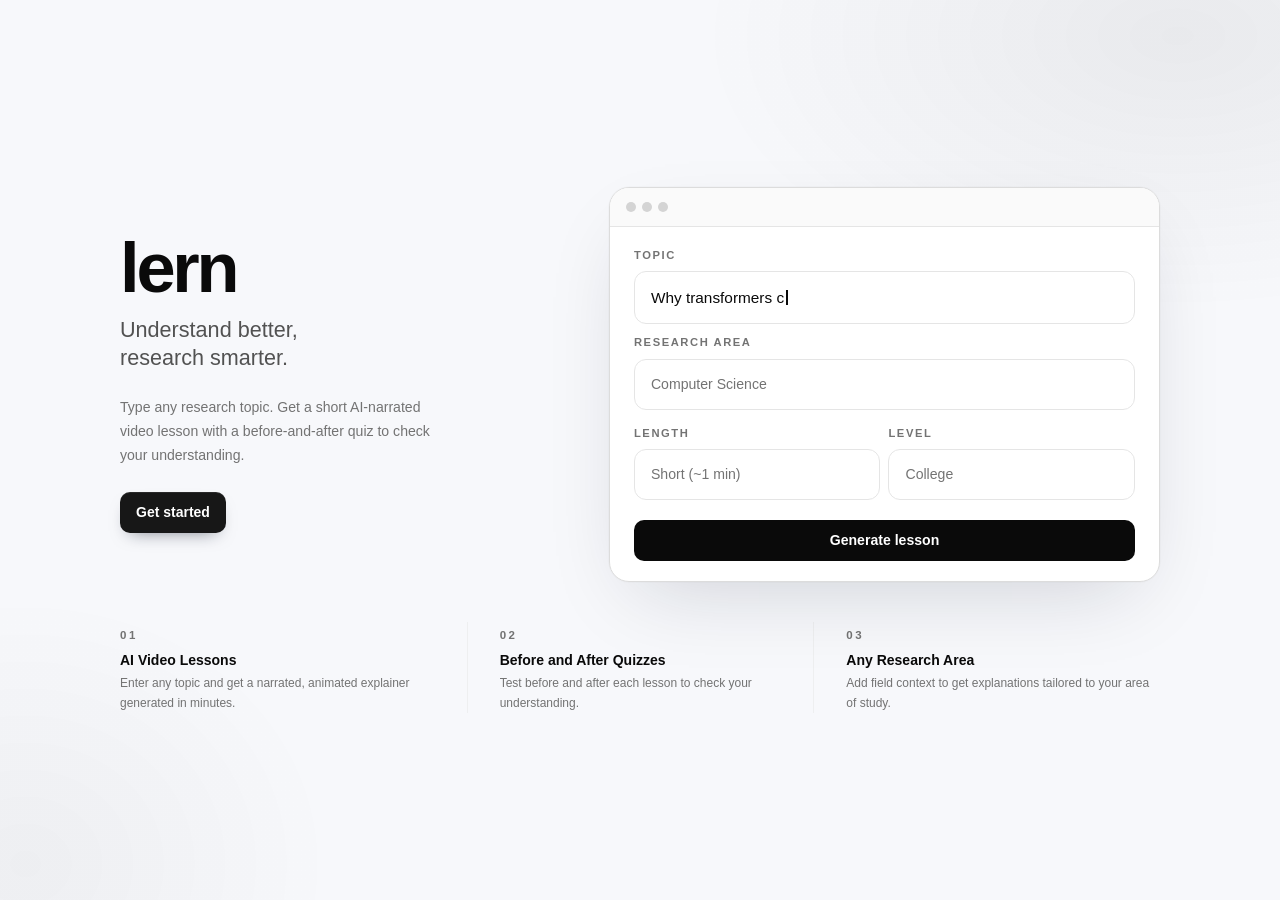
<file: index.html>
<!doctype html>
<html lang="en">
  <head>
    <meta charset="utf-8" />
    <meta name="viewport" content="width=device-width, initial-scale=1" />
    <title>lern — Video lessons from research topics</title>
    <meta name="description" content="Turn a research topic into a short narrated video lesson, with quizzes before and after to check your understanding." />
    <link rel="icon" href="./favicon.svg" type="image/svg+xml" />
    <link rel="stylesheet" href="./utilities.css" />
    <link rel="stylesheet" href="./styles.css" />
  </head>
  <body class="min-h-screen bg-[#f7f8fb] text-neutral-950 antialiased">

    <div class="fixed inset-0 pointer-events-none" style="background:radial-gradient(55% 45% at 92% 4%,rgba(10,10,10,0.06),transparent 68%),radial-gradient(40% 50% at 2% 96%,rgba(10,10,10,0.04),transparent 60%)"></div>

    <div class="relative min-h-screen flex items-center py-12 sm:py-16">
      <div class="mx-auto max-w-6xl w-full px-8 sm:px-14">

        <!-- Hero grid -->
        <div class="grid gap-14 lg:grid-cols-[0.88fr_1.12fr] lg:items-center page-shell">

          <!-- Copy -->
          <div class="space-y-6">
            <div class="space-y-4">
              <h1 style="font-size:clamp(3rem,5.5vw,5.4rem);font-weight:650;letter-spacing:-0.045em;line-height:0.9">lern</h1>
              <p style="font-size:clamp(1.05rem,2vw,1.35rem);color:rgb(82 82 82);line-height:1.3;font-weight:500;max-width:280px">
                Understand better,<br />research smarter.
              </p>
            </div>

            <p style="font-size:0.88rem;color:rgb(115 115 115);line-height:1.7;max-width:310px">
              Type any research topic. Get a short AI-narrated video lesson with a before-and-after quiz to check your understanding.
            </p>

            <div class="flex flex-wrap items-center gap-3">
              <a href="onboarding.html" class="btn-primary">Get started</a>
            </div>
          </div>

          <!-- App demo -->
          <div class="drift-in drift-in-delay-2">
            <div class="walkthrough-stage">
              <div class="walkthrough-toolbar">
                <span></span><span></span><span></span>
              </div>
              <div class="walkthrough-body" style="padding:20px 24px">
                <div aria-hidden="true" class="demo-gen" style="height:auto;align-content:start;gap:8px">
                  <label>Topic</label>
                  <div class="input typed" id="hero-typed">Why transformers changed language models</div>
                  <label style="margin-top:2px">Research area</label>
                  <div class="input misc" id="hero-area">Computer Science</div>
                  <div style="display:grid;grid-template-columns:1fr 1fr;gap:8px;margin-top:2px">
                    <div>
                      <label>Length</label>
                      <div class="input misc" style="margin-top:5px">Short (~1 min)</div>
                    </div>
                    <div>
                      <label>Level</label>
                      <div class="input misc" style="margin-top:5px">College</div>
                    </div>
                  </div>
                  <div style="margin-top:6px">
                    <button class="gen-btn" tabindex="-1" style="cursor:default;pointer-events:none;width:100%;text-align:center">
                      Generate lesson
                    </button>
                  </div>
                </div>
              </div>
            </div>
          </div>

        </div>

        <!-- Features — same container, sits naturally below the grid -->
        <div class="mt-10 grid sm:grid-cols-3 gap-6 sm:gap-0 sm:divide-x sm:divide-neutral-200/50">
          <div class="sm:pr-8">
            <span class="eyebrow">01</span>
            <h3 class="font-semibold text-sm mt-1 mb-1">AI Video Lessons</h3>
            <p class="text-xs text-neutral-500 leading-relaxed">Enter any topic and get a narrated, animated explainer generated in minutes.</p>
          </div>
          <div class="sm:px-8">
            <span class="eyebrow">02</span>
            <h3 class="font-semibold text-sm mt-1 mb-1">Before and After Quizzes</h3>
            <p class="text-xs text-neutral-500 leading-relaxed">Test before and after each lesson to check your understanding.</p>
          </div>
          <div class="sm:pl-8">
            <span class="eyebrow">03</span>
            <h3 class="font-semibold text-sm mt-1 mb-1">Any Research Area</h3>
            <p class="text-xs text-neutral-500 leading-relaxed">Add field context to get explanations tailored to your area of study.</p>
          </div>
        </div>

      </div>
    </div>

    <script>
      (function () {
        const topicEl = document.getElementById("hero-typed");
        const areaEl  = document.getElementById("hero-area");
        if (!topicEl) return;
        const examples = [
          { topic: "Why transformers changed language models", area: "Computer Science" },
          { topic: "How CRISPR edits DNA",                    area: "Biology"           },
          { topic: "Bayes theorem applied to genetics data",  area: "Biology"           },
          { topic: "Why black holes bend light",              area: "Physics"           },
        ];
        if (window.matchMedia("(prefers-reduced-motion: reduce)").matches) return;
        let idx = 0, charIdx = 0, deleting = false;
        let timer;
        document.addEventListener("visibilitychange", () => {
          clearTimeout(timer);
          if (!document.hidden) tick();
        });
        if (areaEl) areaEl.textContent = examples[0].area;
        function tick() {
          const text = examples[idx].topic;
          topicEl.textContent = text.slice(0, charIdx);
          if (deleting) {
            charIdx--;
            if (charIdx <= 0) {
              charIdx = 0; deleting = false;
              idx = (idx + 1) % examples.length;
              if (areaEl) areaEl.textContent = examples[idx].area;
            }
          } else {
            charIdx++;
            if (charIdx > text.length + 10) deleting = true;
          }
          timer = setTimeout(tick, deleting ? 28 : 55);
        }
        tick();
      })();
    </script>

  </body>
</html>
</file>
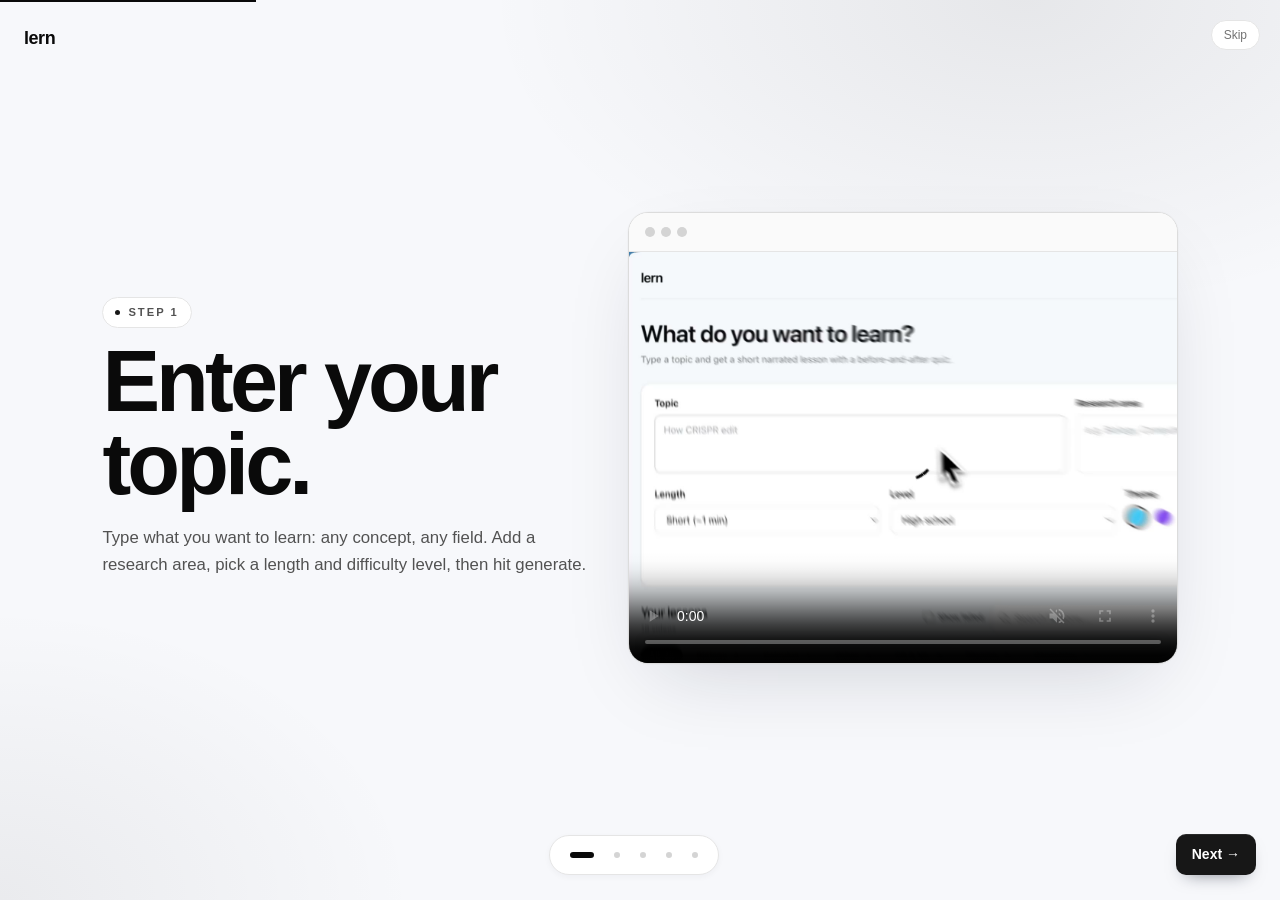
<file: onboarding.html>
<!doctype html>
<html lang="en">
  <head>
    <meta charset="utf-8" />
    <meta name="viewport" content="width=device-width, initial-scale=1" />
    <title>lern — How it works</title>
    <meta name="description" content="See how lern turns a topic into a video lesson, from the first quiz to the final results." />
    <link rel="icon" href="./favicon.svg" type="image/svg+xml" />
    <link rel="stylesheet" href="./utilities.css" />
    <link rel="stylesheet" href="./styles.css" />
  </head>
  <body class="min-h-screen bg-[#f7f8fb] text-neutral-950 antialiased">
    <section
      class="fixed inset-0 z-50 bg-[#f7f8fb]"
      id="obRoot"
    >
      <div class="onboarding-stage-bg" aria-hidden="true"></div>

      <div class="ob-progress" aria-hidden="true">
        <span id="obProgress"></span>
      </div>

      <a
        href="index.html"
        class="absolute left-6 top-6 z-20 text-lg font-semibold tracking-tight"
        >lern</a
      >
      <a
        href="index.html"
        class="absolute right-5 top-5 z-20 rounded-full border border-neutral-200 bg-white px-3 py-1.5 text-xs font-medium text-neutral-500 transition hover:border-neutral-400 hover:text-neutral-950"
        >Skip</a
      >

      <div class="onboarding-stage" id="obStage">
        <!-- Step 1 -->
        <article class="onboarding-slide active" data-slide="0">
          <div>
            <span class="eyebrow-pill">Step 1</span>
            <h1>Enter your topic.</h1>
            <p class="lead">
              Type what you want to learn: any concept, any field. Add a
              research area, pick a length and difficulty level, then hit
              generate.
            </p>
          </div>
          <div class="walkthrough-stage">
            <div class="walkthrough-toolbar">
              <span></span><span></span><span></span>
            </div>
            <div class="walkthrough-body walkthrough-body-simple">
              <video
                class="demo-window-video"
                muted
                playsinline
                controls
                loop
                preload="none"
                width="1436"
                height="1080"
                data-demo-segment="0"
                poster="./posters/step-1.jpg"
                aria-label="Step 1 demo"
              >
                <source data-src="./media/topic.mp4" type="video/mp4" />
              </video>
            </div>
          </div>
        </article>

        <!-- Step 2 -->
        <article class="onboarding-slide" data-slide="1">
          <div>
            <span class="eyebrow-pill">Step 2</span>
            <h1>Take the<br />pre-quiz.</h1>
            <p class="lead">
              Five questions on your topic appear before the lesson. Answer
              honestly. This is your baseline score before watching anything.
            </p>
          </div>
          <div class="walkthrough-stage">
            <div class="walkthrough-toolbar">
              <span></span><span></span><span></span>
            </div>
            <div class="walkthrough-body walkthrough-body-simple">
              <video
                class="demo-window-video"
                muted
                playsinline
                controls
                loop
                preload="none"
                width="1436"
                height="1080"
                data-demo-segment="1"
                poster="./posters/step-2.jpg"
                aria-label="Step 2 demo"
              >
                <source data-src="./media/pre-quiz.mp4" type="video/mp4" />
              </video>
            </div>
          </div>
        </article>

        <!-- Step 3 -->
        <article class="onboarding-slide" data-slide="2">
          <div>
            <span class="eyebrow-pill">Step 3</span>
            <h1>Watch the<br />lesson.</h1>
            <p class="lead">
              A short animated explainer, narrated and built just for your
              topic. Use the chapter markers to jump to any section.
            </p>
          </div>
          <div class="walkthrough-stage">
            <div class="walkthrough-toolbar">
              <span></span><span></span><span></span>
            </div>
            <div class="walkthrough-body walkthrough-body-simple">
              <video
                class="demo-window-video"
                muted
                playsinline
                controls
                loop
                preload="none"
                width="1436"
                height="1080"
                data-demo-segment="2"
                poster="./posters/step-3.jpg"
                aria-label="Step 3 demo"
              >
                <source data-src="./media/lesson.mp4" type="video/mp4" />
              </video>
            </div>
          </div>
        </article>

        <!-- Step 4 -->
        <article class="onboarding-slide" data-slide="3">
          <div>
            <span class="eyebrow-pill">Step 4</span>
            <h1>Take the<br />post-quiz.</h1>
            <p class="lead">
              Answer the same five questions after the lesson to check
              your understanding.
            </p>
          </div>
          <div class="walkthrough-stage">
            <div class="walkthrough-toolbar">
              <span></span><span></span><span></span>
            </div>
            <div class="walkthrough-body walkthrough-body-simple">
              <video
                class="demo-window-video"
                muted
                playsinline
                controls
                loop
                preload="none"
                width="1436"
                height="1080"
                data-demo-segment="3"
                poster="./posters/step-4.jpg"
                aria-label="Step 4 demo"
              >
                <source data-src="./media/post-quiz.mp4" type="video/mp4" />
              </video>
            </div>
          </div>
        </article>

        <!-- Risks and Hazards -->
        <article
          class="onboarding-slide"
          data-slide="4"
          style="grid-template-columns: minmax(0, 1fr)"
        >
          <div style="max-width: 600px; margin: 0 auto">
            <h1
              style="
                font-size: clamp(1.9rem, 3vw, 2.6rem);
                letter-spacing: -0.03em;
                line-height: 1.05;
                font-weight: 650;
              "
            >
              Risks &amp; Hazards.
            </h1>
            <p class="lead">Please read the following before using lern.</p>

            <div style="margin-top: 28px">
              <div
                style="
                  display: flex;
                  align-items: flex-start;
                  gap: 14px;
                  padding: 16px 0;
                  border-bottom: 1px solid rgb(229 229 229);
                "
              >
                <div
                  style="
                    width: 22px;
                    height: 22px;
                    border-radius: 999px;
                    background: rgb(254 243 199);
                    border: 1px solid rgb(253 230 138);
                    display: flex;
                    align-items: center;
                    justify-content: center;
                    flex-shrink: 0;
                    margin-top: 1px;
                  "
                >
                  <span
                    style="
                      font-size: 0.62rem;
                      font-weight: 800;
                      color: rgb(217 119 6);
                    "
                    >!</span
                  >
                </div>
                <div>
                  <p
                    style="
                      font-size: 0.9rem;
                      font-weight: 600;
                      color: rgb(10 10 10);
                      margin-bottom: 3px;
                    "
                  >
                    AI content may be inaccurate.
                  </p>
                  <p
                    style="
                      font-size: 0.83rem;
                      color: rgb(115 115 115);
                      line-height: 1.6;
                    "
                  >
                    Always verify important information with authoritative
                    sources before using it in academic or professional work.
                  </p>
                </div>
              </div>

              <div
                style="
                  display: flex;
                  align-items: flex-start;
                  gap: 14px;
                  padding: 16px 0;
                  border-bottom: 1px solid rgb(229 229 229);
                "
              >
                <div
                  style="
                    width: 22px;
                    height: 22px;
                    border-radius: 999px;
                    background: rgb(254 243 199);
                    border: 1px solid rgb(253 230 138);
                    display: flex;
                    align-items: center;
                    justify-content: center;
                    flex-shrink: 0;
                    margin-top: 1px;
                  "
                >
                  <span
                    style="
                      font-size: 0.62rem;
                      font-weight: 800;
                      color: rgb(217 119 6);
                    "
                    >!</span
                  >
                </div>
                <div>
                  <p
                    style="
                      font-size: 0.9rem;
                      font-weight: 600;
                      color: rgb(10 10 10);
                      margin-bottom: 3px;
                    "
                  >
                    Not a substitute for formal education.
                  </p>
                  <p
                    style="
                      font-size: 0.83rem;
                      color: rgb(115 115 115);
                      line-height: 1.6;
                    "
                  >
                    lern is a learning aid, not a replacement for textbooks,
                    courses, or expert guidance.
                  </p>
                </div>
              </div>

              <div
                style="
                  display: flex;
                  align-items: flex-start;
                  gap: 14px;
                  padding: 16px 0;
                "
              >
                <div
                  style="
                    width: 22px;
                    height: 22px;
                    border-radius: 999px;
                    background: rgb(254 243 199);
                    border: 1px solid rgb(253 230 138);
                    display: flex;
                    align-items: center;
                    justify-content: center;
                    flex-shrink: 0;
                    margin-top: 1px;
                  "
                >
                  <span
                    style="
                      font-size: 0.62rem;
                      font-weight: 800;
                      color: rgb(217 119 6);
                    "
                    >!</span
                  >
                </div>
                <div>
                  <p
                    style="
                      font-size: 0.9rem;
                      font-weight: 600;
                      color: rgb(10 10 10);
                      margin-bottom: 3px;
                    "
                  >
                    Requires internet.
                  </p>
                  <p
                    style="
                      font-size: 0.83rem;
                      color: rgb(115 115 115);
                      line-height: 1.6;
                    "
                  >
                    Do not close the tab while a lesson is generating; this will
                    cancel the job.
                  </p>
                </div>
              </div>
            </div>
          </div>
        </article>
      </div>

      <div class="onboarding-controls">
        <button type="button" id="prevSlide" class="btn-secondary">Back</button>
        <div id="onboardingDots" class="onboarding-dots"></div>
        <button type="button" id="nextSlide" class="btn-primary">Next →</button>
      </div>
    </section>

    <script>
      (function () {
        const slides = Array.from(
          document.querySelectorAll(".onboarding-slide"),
        );
        const dotsRoot = document.getElementById("onboardingDots");
        const prevBtn = document.getElementById("prevSlide");
        const nextBtn = document.getElementById("nextSlide");
        const progress = document.getElementById("obProgress");
        const demos = Array.from(
          document.querySelectorAll(".demo-window-video"),
        );
        const reducedMotion = window.matchMedia("(prefers-reduced-motion: reduce)");
        let active = 0;

        slides.forEach((_, i) => {
          const dot = document.createElement("button");
          dot.type = "button";
          dot.className = "onboarding-dot";
          dot.setAttribute("aria-label", "Go to step " + (i + 1));
          dot.addEventListener("click", () => go(i));
          dotsRoot.appendChild(dot);
        });
        const dots = Array.from(dotsRoot.children);

        function go(i) {
          i = Math.max(0, Math.min(slides.length - 1, i));
          slides.forEach((slide, si) => {
            slide.classList.toggle("active", si === i);
            slide.inert = si !== i;
            slide.setAttribute("aria-hidden", String(si !== i));
            if (si === i) slide.scrollTop = 0;
            slide.classList.toggle("exit-up", si < i);
          });
          dots.forEach((dot, di) => {
            dot.classList.toggle("active", di === i);
            dot.setAttribute("aria-current", di === i ? "step" : "false");
          });
          active = i;
          progress.style.width = ((i + 1) / slides.length) * 100 + "%";
          prevBtn.style.visibility = i === 0 ? "hidden" : "visible";
          nextBtn.textContent = i === slides.length - 1 ? "Done" : "Next →";
          playActiveDemo();
        }

        prevBtn.addEventListener("click", () => go(active - 1));
        nextBtn.addEventListener("click", () => {
          if (active === slides.length - 1) {
            window.location.href = "index.html";
          } else {
            go(active + 1);
          }
        });

        document.addEventListener("keydown", (event) => {
          if (event.target instanceof Element && event.target.closest("video, input, textarea, select")) return;
          if (event.key === "ArrowRight") {
            event.preventDefault();
            nextBtn.click();
          } else if (event.key === "ArrowLeft") {
            event.preventDefault();
            if (prevBtn.style.visibility !== "hidden") prevBtn.click();
          } else if (event.key === "Escape") {
            window.location.href = "index.html";
          }
        });

        function playActiveDemo() {
          demos.forEach((video) => {
            const isActive = Number(video.dataset.demoSegment) === active;
            if (!isActive || document.hidden) {
              video.pause();
              return;
            }
            const source = video.querySelector("source");
            if (!source.hasAttribute("src")) {
              source.src = source.dataset.src;
              video.load();
            } else if (video.readyState >= 1) {
              startSegment(video);
            }
          });
        }

        function startSegment(video) {
          video.currentTime = 0;
          if (!reducedMotion.matches && !document.hidden) video.play().catch(() => {});
        }

        demos.forEach((video) => {
          video.addEventListener("loadedmetadata", () => {
            if (Number(video.dataset.demoSegment) === active) startSegment(video);
          });
        });
        document.addEventListener("visibilitychange", playActiveDemo);
        reducedMotion.addEventListener("change", () => {
          if (reducedMotion.matches) demos.forEach((video) => video.pause());
          else playActiveDemo();
        });

        go(0);
      })();
    </script>
  </body>
</html>
</file>
<file: utilities.css>
*,:after,:before{--tw-border-spacing-x:0;--tw-border-spacing-y:0;--tw-translate-x:0;--tw-translate-y:0;--tw-rotate:0;--tw-skew-x:0;--tw-skew-y:0;--tw-scale-x:1;--tw-scale-y:1;--tw-pan-x: ;--tw-pan-y: ;--tw-pinch-zoom: ;--tw-scroll-snap-strictness:proximity;--tw-gradient-from-position: ;--tw-gradient-via-position: ;--tw-gradient-to-position: ;--tw-ordinal: ;--tw-slashed-zero: ;--tw-numeric-figure: ;--tw-numeric-spacing: ;--tw-numeric-fraction: ;--tw-ring-inset: ;--tw-ring-offset-width:0px;--tw-ring-offset-color:#fff;--tw-ring-color:rgba(59,130,246,.5);--tw-ring-offset-shadow:0 0 #0000;--tw-ring-shadow:0 0 #0000;--tw-shadow:0 0 #0000;--tw-shadow-colored:0 0 #0000;--tw-blur: ;--tw-brightness: ;--tw-contrast: ;--tw-grayscale: ;--tw-hue-rotate: ;--tw-invert: ;--tw-saturate: ;--tw-sepia: ;--tw-drop-shadow: ;--tw-backdrop-blur: ;--tw-backdrop-brightness: ;--tw-backdrop-contrast: ;--tw-backdrop-grayscale: ;--tw-backdrop-hue-rotate: ;--tw-backdrop-invert: ;--tw-backdrop-opacity: ;--tw-backdrop-saturate: ;--tw-backdrop-sepia: ;--tw-contain-size: ;--tw-contain-layout: ;--tw-contain-paint: ;--tw-contain-style: }::backdrop{--tw-border-spacing-x:0;--tw-border-spacing-y:0;--tw-translate-x:0;--tw-translate-y:0;--tw-rotate:0;--tw-skew-x:0;--tw-skew-y:0;--tw-scale-x:1;--tw-scale-y:1;--tw-pan-x: ;--tw-pan-y: ;--tw-pinch-zoom: ;--tw-scroll-snap-strictness:proximity;--tw-gradient-from-position: ;--tw-gradient-via-position: ;--tw-gradient-to-position: ;--tw-ordinal: ;--tw-slashed-zero: ;--tw-numeric-figure: ;--tw-numeric-spacing: ;--tw-numeric-fraction: ;--tw-ring-inset: ;--tw-ring-offset-width:0px;--tw-ring-offset-color:#fff;--tw-ring-color:rgba(59,130,246,.5);--tw-ring-offset-shadow:0 0 #0000;--tw-ring-shadow:0 0 #0000;--tw-shadow:0 0 #0000;--tw-shadow-colored:0 0 #0000;--tw-blur: ;--tw-brightness: ;--tw-contrast: ;--tw-grayscale: ;--tw-hue-rotate: ;--tw-invert: ;--tw-saturate: ;--tw-sepia: ;--tw-drop-shadow: ;--tw-backdrop-blur: ;--tw-backdrop-brightness: ;--tw-backdrop-contrast: ;--tw-backdrop-grayscale: ;--tw-backdrop-hue-rotate: ;--tw-backdrop-invert: ;--tw-backdrop-opacity: ;--tw-backdrop-saturate: ;--tw-backdrop-sepia: ;--tw-contain-size: ;--tw-contain-layout: ;--tw-contain-paint: ;--tw-contain-style: }/*! tailwindcss v3.4.19 | MIT License | https://tailwindcss.com*/*,:after,:before{box-sizing:border-box;border:0 solid #e5e7eb}:after,:before{--tw-content:""}:host,html{line-height:1.5;-webkit-text-size-adjust:100%;-moz-tab-size:4;-o-tab-size:4;tab-size:4;font-family:ui-sans-serif,system-ui,sans-serif,Apple Color Emoji,Segoe UI Emoji,Segoe UI Symbol,Noto Color Emoji;font-feature-settings:normal;font-variation-settings:normal;-webkit-tap-highlight-color:transparent}body{margin:0;line-height:inherit}hr{height:0;color:inherit;border-top-width:1px}abbr:where([title]){-webkit-text-decoration:underline dotted;text-decoration:underline dotted}h1,h2,h3,h4,h5,h6{font-size:inherit;font-weight:inherit}a{color:inherit;text-decoration:inherit}b,strong{font-weight:bolder}code,kbd,pre,samp{font-family:ui-monospace,SFMono-Regular,Menlo,Monaco,Consolas,Liberation Mono,Courier New,monospace;font-feature-settings:normal;font-variation-settings:normal;font-size:1em}small{font-size:80%}sub,sup{font-size:75%;line-height:0;position:relative;vertical-align:baseline}sub{bottom:-.25em}sup{top:-.5em}table{text-indent:0;border-color:inherit;border-collapse:collapse}button,input,optgroup,select,textarea{font-family:inherit;font-feature-settings:inherit;font-variation-settings:inherit;font-size:100%;font-weight:inherit;line-height:inherit;letter-spacing:inherit;color:inherit;margin:0;padding:0}button,select{text-transform:none}button,input:where([type=button]),input:where([type=reset]),input:where([type=submit]){-webkit-appearance:button;background-color:transparent;background-image:none}:-moz-focusring{outline:auto}:-moz-ui-invalid{box-shadow:none}progress{vertical-align:baseline}::-webkit-inner-spin-button,::-webkit-outer-spin-button{height:auto}[type=search]{-webkit-appearance:textfield;outline-offset:-2px}::-webkit-search-decoration{-webkit-appearance:none}::-webkit-file-upload-button{-webkit-appearance:button;font:inherit}summary{display:list-item}blockquote,dd,dl,figure,h1,h2,h3,h4,h5,h6,hr,p,pre{margin:0}fieldset{margin:0}fieldset,legend{padding:0}menu,ol,ul{list-style:none;margin:0;padding:0}dialog{padding:0}textarea{resize:vertical}input::-moz-placeholder,textarea::-moz-placeholder{opacity:1;color:#9ca3af}input::placeholder,textarea::placeholder{opacity:1;color:#9ca3af}[role=button],button{cursor:pointer}:disabled{cursor:default}audio,canvas,embed,iframe,img,object,svg,video{display:block;vertical-align:middle}img,video{max-width:100%;height:auto}[hidden]:where(:not([hidden=until-found])){display:none}.container{width:100%}@media (min-width:640px){.container{max-width:640px}}@media (min-width:768px){.container{max-width:768px}}@media (min-width:1024px){.container{max-width:1024px}}@media (min-width:1280px){.container{max-width:1280px}}@media (min-width:1536px){.container{max-width:1536px}}.pointer-events-none{pointer-events:none}.visible{visibility:visible}.fixed{position:fixed}.absolute{position:absolute}.relative{position:relative}.inset-0{inset:0}.left-6{left:1.5rem}.right-5{right:1.25rem}.top-5{top:1.25rem}.top-6{top:1.5rem}.z-20{z-index:20}.z-50{z-index:50}.mx-auto{margin-left:auto;margin-right:auto}.mb-1{margin-bottom:.25rem}.mt-1{margin-top:.25rem}.mt-10{margin-top:2.5rem}.flex{display:flex}.grid{display:grid}.hidden{display:none}.min-h-screen{min-height:100vh}.w-full{width:100%}.max-w-6xl{max-width:72rem}.flex-shrink{flex-shrink:1}.flex-wrap{flex-wrap:wrap}.items-center{align-items:center}.gap-14{gap:3.5rem}.gap-3{gap:.75rem}.gap-6{gap:1.5rem}.space-y-4>:not([hidden])~:not([hidden]){--tw-space-y-reverse:0;margin-top:calc(1rem*(1 - var(--tw-space-y-reverse)));margin-bottom:calc(1rem*var(--tw-space-y-reverse))}.space-y-6>:not([hidden])~:not([hidden]){--tw-space-y-reverse:0;margin-top:calc(1.5rem*(1 - var(--tw-space-y-reverse)));margin-bottom:calc(1.5rem*var(--tw-space-y-reverse))}.rounded-full{border-radius:9999px}.border{border-width:1px}.border-neutral-200{--tw-border-opacity:1;border-color:rgb(229 229 229/var(--tw-border-opacity,1))}.bg-\[\#f7f8fb\]{--tw-bg-opacity:1;background-color:rgb(247 248 251/var(--tw-bg-opacity,1))}.bg-white{--tw-bg-opacity:1;background-color:rgb(255 255 255/var(--tw-bg-opacity,1))}.px-3{padding-left:.75rem;padding-right:.75rem}.px-8{padding-left:2rem;padding-right:2rem}.py-1\.5{padding-top:.375rem;padding-bottom:.375rem}.py-12{padding-top:3rem;padding-bottom:3rem}.text-lg{font-size:1.125rem;line-height:1.75rem}.text-sm{font-size:.875rem;line-height:1.25rem}.text-xs{font-size:.75rem;line-height:1rem}.font-medium{font-weight:500}.font-semibold{font-weight:600}.leading-relaxed{line-height:1.625}.tracking-tight{letter-spacing:-.025em}.text-neutral-500{--tw-text-opacity:1;color:rgb(115 115 115/var(--tw-text-opacity,1))}.text-neutral-950{--tw-text-opacity:1;color:rgb(10 10 10/var(--tw-text-opacity,1))}.antialiased{-webkit-font-smoothing:antialiased;-moz-osx-font-smoothing:grayscale}.transition{transition-property:color,background-color,border-color,text-decoration-color,fill,stroke,opacity,box-shadow,transform,filter,-webkit-backdrop-filter;transition-property:color,background-color,border-color,text-decoration-color,fill,stroke,opacity,box-shadow,transform,filter,backdrop-filter;transition-property:color,background-color,border-color,text-decoration-color,fill,stroke,opacity,box-shadow,transform,filter,backdrop-filter,-webkit-backdrop-filter;transition-timing-function:cubic-bezier(.4,0,.2,1);transition-duration:.15s}.hover\:border-neutral-400:hover{--tw-border-opacity:1;border-color:rgb(163 163 163/var(--tw-border-opacity,1))}.hover\:text-neutral-950:hover{--tw-text-opacity:1;color:rgb(10 10 10/var(--tw-text-opacity,1))}@media (min-width:640px){.sm\:grid-cols-3{grid-template-columns:repeat(3,minmax(0,1fr))}.sm\:gap-0{gap:0}.sm\:divide-x>:not([hidden])~:not([hidden]){--tw-divide-x-reverse:0;border-right-width:calc(1px*var(--tw-divide-x-reverse));border-left-width:calc(1px*(1 - var(--tw-divide-x-reverse)))}.sm\:divide-neutral-200\/50>:not([hidden])~:not([hidden]){border-color:hsla(0,0%,90%,.5)}.sm\:px-14{padding-left:3.5rem;padding-right:3.5rem}.sm\:px-8{padding-left:2rem;padding-right:2rem}.sm\:py-16{padding-top:4rem;padding-bottom:4rem}.sm\:pl-8{padding-left:2rem}.sm\:pr-8{padding-right:2rem}}@media (min-width:1024px){.lg\:grid-cols-\[0\.88fr_1\.12fr\]{grid-template-columns:.88fr 1.12fr}.lg\:items-center{align-items:center}}
</file>
<file: styles.css>
:root {
  --ease-out: cubic-bezier(0.16, 1, 0.3, 1);
  --ease-spring: cubic-bezier(0.34, 1.56, 0.64, 1);
  --plyr-color-main: rgb(23 23 23);
  --plyr-control-radius: 6px;
  --plyr-video-control-background-hover: rgba(255, 255, 255, 0.16);
  --plyr-video-control-color-hover: white;
  --plyr-range-thumb-background: white;
  --plyr-range-fill-background: white;
}

* {
  box-sizing: border-box;
}

html {
  -webkit-font-smoothing: antialiased;
  text-rendering: optimizeLegibility;
}

body {
  font-family:
    -apple-system, BlinkMacSystemFont, "SF Pro Display", "Segoe UI", sans-serif;
}

@keyframes candy-cane {
  from {
    background-position: 0 0;
  }
  to {
    background-position: 40px 0;
  }
}

@keyframes soft-blink {
  0%,
  100% {
    opacity: 0.4;
    transform: scale(1);
  }
  50% {
    opacity: 1;
    transform: scale(1.15);
  }
}

@keyframes pulse-glow {
  0%,
  100% {
    box-shadow: 0 0 0 0 rgba(23, 23, 23, 0.15);
  }
  50% {
    box-shadow: 0 0 0 6px rgba(23, 23, 23, 0);
  }
}

@keyframes float-up {
  0%,
  100% {
    transform: translateY(0);
  }
  50% {
    transform: translateY(-8px);
  }
}

@keyframes scrub {
  0% {
    width: 18%;
  }
  100% {
    width: 82%;
  }
}

@keyframes drift-in {
  from {
    opacity: 0;
    transform: translateY(16px) scale(0.98);
  }
  to {
    opacity: 1;
    transform: translateY(0) scale(1);
  }
}

.lern-loading-bar {
  background-image: linear-gradient(
    135deg,
    rgba(255, 255, 255, 0.2) 25%,
    transparent 25%,
    transparent 50%,
    rgba(255, 255, 255, 0.2) 50%,
    rgba(255, 255, 255, 0.2) 75%,
    transparent 75%,
    transparent
  );
  background-size: 32px 32px;
  animation: candy-cane 1s linear infinite;
}

.lern-loading-dot {
  animation: soft-blink 1s ease-in-out infinite;
}

.drift-in {
  animation: drift-in 500ms var(--ease-out) both;
}

.drift-in-delay-1 {
  animation-delay: 60ms;
}
.drift-in-delay-2 {
  animation-delay: 120ms;
}
.drift-in-delay-3 {
  animation-delay: 180ms;
}

.field {
  width: 100%;
  border-radius: 10px;
  border: 1px solid rgb(229 229 229);
  background: white;
  padding: 11px 13px;
  font-size: 0.9rem;
  outline: none;
  transition:
    border-color 220ms ease,
    box-shadow 220ms ease,
    background 220ms ease;
}

.field:hover {
  border-color: rgb(200 200 200);
}

.field:focus {
  border-color: rgb(23 23 23);
  box-shadow: 0 0 0 3px rgba(23, 23, 23, 0.06);
  background: rgb(253 253 253);
}

.btn-primary,
.btn-secondary {
  display: inline-flex;
  align-items: center;
  justify-content: center;
  gap: 8px;
  min-height: 40px;
  border-radius: 10px;
  padding: 10px 16px;
  font-size: 0.875rem;
  font-weight: 600;
  text-decoration: none;
  cursor: pointer;
  transition:
    transform 200ms var(--ease-out),
    background 200ms ease,
    border-color 200ms ease,
    opacity 200ms ease,
    box-shadow 200ms var(--ease-out);
}

.btn-primary {
  background: rgb(23 23 23);
  color: white;
  box-shadow:
    0 1px 0 rgba(255, 255, 255, 0.08) inset,
    0 8px 18px -10px rgba(15, 23, 42, 0.6);
}

.btn-primary:hover {
  background: rgb(38 38 38);
  transform: translateY(-1px);
  box-shadow:
    0 1px 0 rgba(255, 255, 255, 0.08) inset,
    0 12px 24px -10px rgba(15, 23, 42, 0.5);
}

.btn-primary:active {
  transform: translateY(0) scale(0.97);
  box-shadow:
    0 1px 0 rgba(255, 255, 255, 0.08) inset,
    0 4px 8px -4px rgba(15, 23, 42, 0.5);
}

.btn-secondary {
  border: 1px solid rgb(229 229 229);
  background: white;
  color: rgb(38 38 38);
}

.btn-secondary:hover {
  border-color: rgb(163 163 163);
  background: rgb(250 250 250);
  transform: translateY(-1px);
  box-shadow: 0 4px 12px -4px rgba(15, 23, 42, 0.08);
}

.btn-secondary:active {
  transform: translateY(0) scale(0.97);
  box-shadow: none;
}

.btn-primary:disabled,
.btn-secondary:disabled {
  opacity: 0.5;
  cursor: not-allowed;
  transform: none !important;
  box-shadow: none !important;
}

.eyebrow {
  display: inline-flex;
  align-items: center;
  gap: 8px;
  color: rgb(115 115 115);
  font-size: 0.72rem;
  font-weight: 700;
  letter-spacing: 0.22em;
  text-transform: uppercase;
}

.page-shell {
  animation: page-enter 400ms var(--ease-out) both;
  transition:
    opacity 200ms ease,
    transform 200ms ease;
}

.page-shell-leaving {
  opacity: 0;
  transform: translateY(6px) scale(0.995);
}

.page-shell:has(#obRoot) {
  animation: none;
  transition: none;
  transform: none;
}

@keyframes page-enter {
  from {
    opacity: 0;
    transform: translateY(12px);
  }
  to {
    opacity: 1;
    transform: translateY(0);
  }
}

@media (prefers-reduced-motion: reduce) {
  .page-shell {
    animation: none;
    transition: none;
  }
}

/* ---------- Onboarding ---------- */

.onboarding-stage {
  height: 100vh;
  height: 100dvh;
  position: relative;
}

.onboarding-slide {
  position: absolute;
  inset: 0;
  display: grid;
  grid-template-columns: minmax(0, 1fr);
  gap: 28px;
  align-items: center;
  padding: 80px 28px 120px;
  overflow-y: auto;
  overscroll-behavior: contain;
  align-content: start;
  opacity: 0;
  pointer-events: none;
  transform: translateY(24px) scale(0.98);
  filter: blur(8px);
  transition:
    opacity 500ms var(--ease-out),
    transform 600ms var(--ease-out),
    filter 500ms var(--ease-out);
}

.onboarding-slide.active {
  opacity: 1;
  pointer-events: auto;
  transform: translateY(0) scale(1);
  filter: blur(0);
}

.onboarding-slide.exit-up {
  transform: translateY(-28px) scale(0.98);
  filter: blur(4px);
}

.onboarding-slide h1 {
  margin-top: 12px;
  max-width: 700px;
  font-size: clamp(2.6rem, 7vw, 5.4rem);
  font-weight: 650;
  letter-spacing: -0.045em;
  line-height: 0.96;
}

.onboarding-slide p.lead {
  margin-top: 18px;
  max-width: 540px;
  color: rgb(82 82 82);
  font-size: 1.05rem;
  line-height: 1.65;
}

@media (min-width: 900px) {
  .onboarding-slide {
    grid-template-columns: 0.95fr 1.05fr;
    padding: 96px 8vw 120px;
  }
}

.onboarding-stage-bg {
  position: absolute;
  inset: 0;
  pointer-events: none;
  background:
    radial-gradient(60% 50% at 80% 0%, rgba(10, 10, 10, 0.07), transparent 70%),
    radial-gradient(
      50% 50% at 0% 100%,
      rgba(10, 10, 10, 0.055),
      transparent 65%
    );
}

/* Stagger entrance for slide content */
.onboarding-slide.active .eyebrow-pill {
  animation: ob-rise 640ms var(--ease-out) both;
}
.onboarding-slide.active h1 {
  animation: ob-rise 720ms 80ms var(--ease-out) both;
}
.onboarding-slide.active p.lead {
  animation: ob-rise 720ms 160ms var(--ease-out) both;
}
.onboarding-slide.active .walkthrough-stage {
  animation: ob-rise-demo 900ms 160ms var(--ease-out) both;
}
@keyframes ob-rise {
  from {
    opacity: 0;
    transform: translateY(14px);
  }
  to {
    opacity: 1;
    transform: translateY(0);
  }
}
@keyframes ob-rise-demo {
  from {
    opacity: 0;
    transform: translateY(22px) scale(0.97);
  }
  to {
    opacity: 1;
    transform: translateY(0) scale(1);
  }
}

.eyebrow-pill {
  display: inline-flex;
  align-items: center;
  gap: 8px;
  border: 1px solid rgb(229 229 229);
  background: white;
  border-radius: 999px;
  padding: 6px 12px;
  font-size: 0.7rem;
  font-weight: 600;
  letter-spacing: 0.18em;
  text-transform: uppercase;
  color: rgb(82 82 82);
}

.eyebrow-pill::before {
  content: "";
  width: 5px;
  height: 5px;
  border-radius: 999px;
  background: rgb(23 23 23);
}

.walkthrough-stage {
  position: relative;
  display: flex;
  flex-direction: column;
  width: 100%;
  border-radius: 20px;
  background: white;
  border: 1px solid rgb(220 220 220);
  box-shadow:
    0 30px 80px -28px rgba(15, 23, 42, 0.18),
    0 1px 0 rgba(255, 255, 255, 1) inset,
    0 0 0 1px rgba(0, 0, 0, 0.02);
  overflow: hidden;
}

.walkthrough-toolbar {
  display: flex;
  gap: 6px;
  padding: 14px 16px;
  border-bottom: 1px solid rgb(229 229 229);
  background: rgb(250 250 250);
}

.walkthrough-toolbar span {
  width: 10px;
  height: 10px;
  border-radius: 999px;
  background: rgb(212 212 212);
}

.walkthrough-body {
  position: relative;
  flex: 1 1 auto;
  min-height: 0;
  padding: 36px;
}

.walkthrough-body-simple {
  display: grid;
  place-items: center;
  padding: 0;
  aspect-ratio: 4 /3;
  flex: 0 0 auto;
}

.demo-window-video {
  width: 100%;
  height: 100%;
  display: block;
  object-fit: contain;
  background: rgb(10 10 10);
}

/* Slide 1 — hero glyph */
.demo-hero {
  display: grid;
  place-items: center;
  height: 100%;
  gap: 22px;
}
.demo-hero .pill {
  font-size: 0.7rem;
  letter-spacing: 0.16em;
  text-transform: uppercase;
  color: rgb(115 115 115);
  border: 1px solid rgb(229 229 229);
  border-radius: 999px;
  padding: 6px 12px;
  background: white;
}
.demo-hero .glyph {
  position: relative;
  width: 110px;
  height: 110px;
  border-radius: 28px;
  background: linear-gradient(155deg, rgb(10 10 10), rgb(46 46 46));
  display: grid;
  place-items: center;
  color: white;
  box-shadow:
    0 1px 0 rgba(255, 255, 255, 0.18) inset,
    0 30px 60px -10px rgba(0, 0, 0, 0.45);
  animation: float-up 5.5s ease-in-out infinite;
}
.demo-hero .glyph::after {
  content: "";
  width: 0;
  height: 0;
  border-left: 22px solid white;
  border-top: 14px solid transparent;
  border-bottom: 14px solid transparent;
  margin-left: 6px;
}
.demo-hero .ring {
  position: absolute;
  inset: -14px;
  border-radius: 36px;
  border: 1px solid rgb(212 212 212);
  animation: ob-pulse 3.4s ease-out infinite;
}
.demo-hero .ring:nth-child(2) {
  animation-delay: 1.1s;
}
@keyframes ob-pulse {
  0% {
    transform: scale(0.92);
    opacity: 0.7;
  }
  100% {
    transform: scale(1.45);
    opacity: 0;
  }
}

/* Slide 2 — typing form */
.demo-gen {
  display: grid;
  align-content: center;
  gap: 12px;
  height: 100%;
}
.demo-gen label {
  font-size: 0.7rem;
  letter-spacing: 0.14em;
  text-transform: uppercase;
  color: rgb(115 115 115);
  font-weight: 600;
}
.demo-gen .input {
  border: 1px solid rgb(229 229 229);
  background: white;
  border-radius: 12px;
  padding: 14px 16px;
  font-size: 0.96rem;
  color: rgb(10 10 10);
  min-height: 48px;
  position: relative;
}
.demo-gen .input.misc {
  color: rgb(115 115 115);
  font-size: 0.88rem;
}
.demo-gen .typed::after {
  content: "";
  display: inline-block;
  width: 1.5px;
  height: 1em;
  background: rgb(10 10 10);
  margin-left: 2px;
  vertical-align: -2px;
  animation: ob-caret 1s step-end infinite;
}
@keyframes ob-caret {
  50% {
    opacity: 0;
  }
}
.demo-gen .gen-btn {
  margin-top: 6px;
  align-self: start;
  background: rgb(10 10 10);
  color: white;
  border-radius: 10px;
  padding: 10px 16px;
  font-size: 0.88rem;
  font-weight: 600;
  border: 0;
  position: relative;
  overflow: hidden;
}
.demo-gen .gen-btn::after {
  content: "";
  position: absolute;
  inset: 0;
  background: linear-gradient(
    120deg,
    transparent 30%,
    rgba(255, 255, 255, 0.22) 50%,
    transparent 70%
  );
  transform: translateX(-100%);
  animation: ob-shimmer 3.5s var(--ease-out) infinite;
}
@keyframes ob-shimmer {
  0% {
    transform: translateX(-100%);
  }
  60%,
  100% {
    transform: translateX(120%);
  }
}

/* Slide 3 — quiz */
.demo-quiz {
  display: grid;
  align-content: center;
  gap: 10px;
  height: 100%;
}
.demo-quiz .q {
  font-size: 0.7rem;
  letter-spacing: 0.14em;
  text-transform: uppercase;
  color: rgb(115 115 115);
  font-weight: 600;
}
.demo-quiz .qtitle {
  font-size: 1.05rem;
  font-weight: 600;
  color: rgb(10 10 10);
  letter-spacing: -0.01em;
  margin-bottom: 4px;
  line-height: 1.35;
}
.demo-quiz .opt {
  border: 1px solid rgb(229 229 229);
  background: white;
  border-radius: 12px;
  padding: 12px 14px;
  font-size: 0.9rem;
  color: rgb(64 64 64);
  display: flex;
  align-items: center;
  gap: 12px;
  transition: all 320ms var(--ease-out);
}
.demo-quiz .opt .dot {
  width: 16px;
  height: 16px;
  border-radius: 999px;
  border: 1.5px solid rgb(212 212 212);
  flex-shrink: 0;
  position: relative;
}
.demo-quiz .opt.selected {
  border-color: rgb(10 10 10);
  background: rgb(10 10 10);
  color: white;
  transform: translateX(4px);
}
.demo-quiz .opt.selected .dot {
  border-color: white;
  background: white;
}
.demo-quiz .opt.selected .dot::after {
  content: "";
  position: absolute;
  inset: 4px;
  border-radius: 999px;
  background: rgb(10 10 10);
}

/* Slide 4 — animated player */
.demo-player {
  height: 100%;
  background: rgb(10 10 10);
  border-radius: 14px;
  position: relative;
  overflow: hidden;
}
.demo-player-canvas {
  position: absolute;
  inset: 0;
  background:
    radial-gradient(
      ellipse at 30% 30%,
      rgba(255, 255, 255, 0.08),
      transparent 50%
    ),
    radial-gradient(
      ellipse at 70% 70%,
      rgba(255, 255, 255, 0.06),
      transparent 50%
    ),
    rgb(10 10 10);
}
.demo-player-canvas svg {
  position: absolute;
  inset: 0;
  width: 100%;
  height: 100%;
}
.demo-player-play {
  position: absolute;
  left: 50%;
  top: 50%;
  transform: translate(-50%, -50%);
  width: 64px;
  height: 64px;
  border-radius: 999px;
  background: rgba(255, 255, 255, 0.95);
  display: grid;
  place-items: center;
  box-shadow: 0 20px 50px rgba(0, 0, 0, 0.4);
  animation: float-up 4.5s ease-in-out infinite;
}
.demo-player-play::after {
  content: "";
  width: 0;
  height: 0;
  border-left: 14px solid rgb(10 10 10);
  border-top: 9px solid transparent;
  border-bottom: 9px solid transparent;
  margin-left: 4px;
}
.demo-player-bar {
  position: absolute;
  bottom: 18px;
  left: 18px;
  right: 18px;
  height: 4px;
  border-radius: 999px;
  background: rgba(255, 255, 255, 0.18);
  overflow: hidden;
}
.demo-player-bar span {
  display: block;
  height: 100%;
  background: white;
  border-radius: inherit;
  animation: scrub 4s var(--ease-out) infinite alternate;
}
.demo-player-time {
  position: absolute;
  bottom: 30px;
  left: 18px;
  font-size: 0.7rem;
  color: rgba(255, 255, 255, 0.55);
  letter-spacing: 0.05em;
}
.demo-player-time.right {
  left: auto;
  right: 18px;
}

/* Slide 5 — animated results */
.demo-results {
  display: grid;
  grid-template-columns: 1fr 1fr 1fr;
  gap: 14px;
  height: 100%;
  align-content: center;
}
.demo-result-card {
  border: 1px solid rgb(229 229 229);
  background: white;
  border-radius: 14px;
  padding: 18px;
  display: grid;
  align-content: space-between;
  min-height: 150px;
  position: relative;
  overflow: hidden;
}
.demo-result-card .lbl {
  font-size: 0.66rem;
  letter-spacing: 0.16em;
  text-transform: uppercase;
  color: rgb(115 115 115);
  font-weight: 600;
}
.demo-result-card .val {
  font-size: 2.4rem;
  font-weight: 600;
  letter-spacing: -0.04em;
  color: rgb(10 10 10);
  line-height: 1;
}
.demo-result-card .delta {
  font-size: 0.76rem;
  color: rgb(115 115 115);
}
.demo-result-card.gain {
  background: rgb(10 10 10);
  border-color: rgb(10 10 10);
  color: white;
}
.demo-result-card.gain .lbl,
.demo-result-card.gain .delta {
  color: rgba(255, 255, 255, 0.6);
}
.demo-result-card.gain .val {
  color: white;
}
.demo-result-card .spark {
  position: absolute;
  bottom: 0;
  left: 0;
  right: 0;
  height: 38px;
  opacity: 0.6;
}

/* Top progress bar + counter */
.ob-progress {
  position: fixed;
  top: 0;
  left: 0;
  right: 0;
  height: 2px;
  background: transparent;
  z-index: 25;
}
.ob-progress span {
  display: block;
  height: 100%;
  background: rgb(10 10 10);
  width: 0;
  transition: width 720ms var(--ease-out);
}
.ob-counter {
  position: fixed;
  bottom: 24px;
  right: 28px;
  z-index: 28;
  font-size: 0.72rem;
  letter-spacing: 0.14em;
  color: rgb(163 163 163);
  font-variant-numeric: tabular-nums;
}
@media (max-width: 720px) {
  .ob-counter {
    display: none;
  }
}

.onboarding-controls {
  position: fixed;
  bottom: 24px;
  left: 24px;
  right: 24px;
  display: flex;
  align-items: center;
  justify-content: space-between;
  gap: 16px;
  z-index: 30;
}

.onboarding-dots {
  display: flex;
  gap: 8px;
  border: 1px solid rgb(229 229 229);
  background: white;
  border-radius: 999px;
  padding: 10px 14px;
  box-shadow: 0 2px 6px rgba(15, 23, 42, 0.04);
}

.onboarding-dot {
  width: 18px;
  height: 18px;
  border: 6px solid white;
  border-radius: 999px;
  background: rgb(212 212 212);
  cursor: pointer;
  padding: 0;
  transition:
    width 420ms var(--ease-out),
    background 320ms ease;
}

.onboarding-dot.active {
  width: 36px;
  background: rgb(10 10 10);
}

/* ---------- Quiz card deck ---------- */

.quiz-deck {
  position: relative;
  perspective: 1200px;
  padding-bottom: 44px;
}

.quiz-card-anim {
  position: absolute;
  top: 0;
  left: 0;
  right: 0;
  border: 1px solid rgb(229 229 229);
  border-radius: 18px;
  background: white;
  min-height: 390px;
  padding: 36px 34px;
  box-shadow: 0 18px 40px -16px rgba(15, 23, 42, 0.18);
  opacity: 0;
  pointer-events: none;
  transform: translateY(18px) scale(0.94);
  transition:
    opacity 420ms var(--ease-out),
    transform 480ms var(--ease-out);
  min-width: 0;
  will-change: transform, opacity;
  transform-origin: 50% 30%;
}

.quiz-card-anim[data-active="true"] {
  position: relative;
  opacity: 1;
  pointer-events: auto;
  transform: translateY(0) scale(1) rotate(0deg);
  z-index: 4;
}

.quiz-card-anim[data-stack="next"],
.quiz-card-anim[data-stack="future"] {
  bottom: 0;
  overflow: hidden;
}

.quiz-card-anim[data-stack="next"] {
  opacity: 1;
  transform: translateY(10px) scale(0.97);
  z-index: 3;
}

.quiz-card-anim[data-stack="future"] {
  opacity: 0.5;
  transform: translateY(20px) scale(0.94);
  z-index: 2;
}

.quiz-card-anim[data-direction="prev"] {
  opacity: 0;
  transform: translateX(-110%) translateY(-6px) rotate(-5deg) scale(0.94);
  z-index: 5;
  transition:
    opacity 320ms ease,
    transform 420ms var(--ease-out);
}

.quiz-option {
  display: flex;
  align-items: flex-start;
  gap: 12px;
  border: 1px solid rgb(229 229 229);
  border-radius: 12px;
  padding: 15px 16px;
  font-size: 0.98rem;
  cursor: pointer;
  transition:
    border-color 200ms ease,
    background 200ms ease,
    transform 200ms var(--ease-out),
    box-shadow 200ms ease;
  min-width: 0;
  line-height: 1.5;
}

.quiz-option input {
  flex: 0 0 auto;
  margin-top: 4px;
  accent-color: rgb(23 23 23);
}

.quiz-option span {
  min-width: 0;
  overflow-wrap: anywhere;
  word-break: normal;
}

.quiz-option:hover {
  border-color: rgb(163 163 163);
  background: rgb(250 250 250);
  transform: translateX(2px);
}

.quiz-option:active {
  transform: scale(0.98);
}

.quiz-option:has(input:checked) {
  border-color: rgb(23 23 23);
  background: rgb(245 245 245);
  transform: translateX(3px);
  box-shadow: 0 2px 8px -2px rgba(23, 23, 23, 0.12);
}

@media (max-width: 640px) {
  .quiz-card-anim {
    min-height: 430px;
    padding: 28px 22px;
  }
}

/* ---------- Status badges ---------- */

.status-badge {
  display: inline-flex;
  align-items: center;
  justify-content: center;
  gap: 6px;
  border-radius: 999px;
  padding: 4px 10px;
  font-size: 0.68rem;
  font-weight: 700;
  letter-spacing: 0.14em;
  text-transform: uppercase;
}

.status-badge::before {
  content: "";
  width: 5px;
  height: 5px;
  border-radius: 999px;
  background: currentColor;
  opacity: 0.6;
}

.status-queued {
  background: rgb(245 245 245);
  color: rgb(82 82 82);
}

.status-running {
  background: rgb(239 246 255);
  color: rgb(29 78 216);
}

.status-running::before {
  animation: pulse-glow 2s ease-in-out infinite;
  background: rgb(29 78 216);
  opacity: 1;
}

.status-completed {
  background: rgb(236 253 245);
  color: rgb(4 120 87);
}

.status-failed {
  background: rgb(254 242 242);
  color: rgb(185 28 28);
}

.status-canceled {
  background: rgb(245 245 245);
  color: rgb(82 82 82);
}

/* ---------- Color theme swatches ---------- */

.theme-swatch {
  display: inline-flex;
  align-items: center;
  gap: 8px;
  border: 2px solid transparent;
  background: white;
  border-radius: 999px;
  padding: 4px;
  font-size: 0.8rem;
  font-weight: 500;
  color: rgb(82 82 82);
  cursor: pointer;
  transition:
    border-color 200ms ease,
    transform 200ms var(--ease-out),
    box-shadow 200ms ease;
}

.theme-swatch input {
  position: absolute;
  opacity: 0;
  pointer-events: none;
}

.theme-swatch .dot {
  width: 22px;
  height: 22px;
  border-radius: 999px;
  box-shadow: 0 1px 3px rgba(0, 0, 0, 0.12);
  transition: transform 200ms var(--ease-spring);
}

.theme-swatch:hover {
  border-color: rgb(212 212 212);
}

.theme-swatch:hover .dot {
  transform: scale(1.1);
}

.theme-swatch:has(input:checked) {
  border-color: rgb(23 23 23);
}

.theme-swatch:has(input:checked) .dot {
  transform: scale(1.12);
  box-shadow: 0 2px 8px rgba(0, 0, 0, 0.2);
}

/* ---------- Library groups + denser cards ---------- */

.library-header {
  display: flex;
  flex-wrap: wrap;
  align-items: flex-start;
  justify-content: space-between;
  gap: 12px;
}

.library-tools {
  display: flex;
  flex: 1 1 360px;
  align-items: flex-start;
  justify-content: flex-end;
  gap: 12px;
  max-width: 672px;
}

.library-tools > label:first-child {
  min-height: 42px;
}

.library-tools .field {
  min-height: 42px;
}

.library-topic-strip {
  display: flex;
  gap: 8px;
  overflow-x: auto;
  padding: 2px 0 4px;
  scrollbar-width: thin;
}

.library-topic-chip {
  display: inline-flex;
  align-items: center;
  gap: 6px;
  flex: 0 0 auto;
  min-height: 34px;
  border: 1px solid hsl(var(--topic-hue, 210) 42% 88%);
  border-radius: 999px;
  background: hsl(var(--topic-hue, 210) 76% 97%);
  padding: 0 12px;
  color: hsl(var(--topic-hue, 210) 38% 32%);
  font-size: 0.8rem;
  font-weight: 650;
  cursor: pointer;
  transition:
    border-color 200ms ease,
    background 200ms ease,
    color 200ms ease,
    transform 200ms var(--ease-out);
}

.library-topic-chip span {
  display: inline-flex;
  align-items: center;
  justify-content: center;
  min-width: 1.35em;
  line-height: 1;
  color: hsl(var(--topic-hue, 210) 28% 54%);
  font-size: 0.72rem;
  font-variant-numeric: tabular-nums;
}

.library-topic-chip:hover {
  border-color: hsl(var(--topic-hue, 210) 46% 70%);
  color: hsl(var(--topic-hue, 210) 48% 24%);
  transform: translateY(-1px);
}

.library-topic-chip:active {
  transform: scale(0.96);
}

.library-topic-chip.active {
  border-color: hsl(var(--topic-hue, 210) 48% 42%);
  background: hsl(var(--topic-hue, 210) 48% 32%);
  color: white;
}

.library-topic-chip.active span {
  color: hsl(var(--topic-hue, 210) 70% 84%);
}

.library-topic-chip[data-topic-filter="all"] {
  border-color: rgb(229 229 229);
  background: white;
  color: rgb(82 82 82);
}

.library-topic-chip[data-topic-filter="all"] span {
  color: rgb(163 163 163);
}

.library-topic-chip[data-topic-filter="all"].active {
  border-color: rgb(23 23 23);
  background: rgb(23 23 23);
  color: white;
}

.library-topic-chip[data-topic-filter="all"].active span {
  color: rgb(212 212 212);
}

.library-grid {
  display: grid;
  gap: 14px;
  grid-template-columns: repeat(auto-fill, minmax(220px, 1fr));
}

.library-grid .video-card {
  animation: library-card-in 440ms var(--ease-out) both;
  transition:
    transform 280ms var(--ease-out),
    box-shadow 280ms ease,
    border-color 280ms ease;
}

.library-grid .video-card:hover {
  box-shadow: 0 12px 28px -8px rgba(15, 23, 42, 0.12);
}

.library-grid .video-card:active {
  transform: scale(0.98) !important;
}

.library-card-topic {
  position: absolute;
  left: 8px;
  top: 8px;
  max-width: calc(100% - 16px);
  overflow: hidden;
  text-overflow: ellipsis;
  white-space: nowrap;
  border-radius: 999px;
  background: hsl(var(--topic-hue, 210) 76% 94% / 0.92);
  padding: 4px 8px;
  color: hsl(var(--topic-hue, 210) 54% 26%);
  font-size: 0.66rem;
  font-weight: 700;
  line-height: 1;
  box-shadow: 0 1px 4px rgba(15, 23, 42, 0.1);
}

.library-grid.topic-filtered .library-card-topic {
  display: none;
}

.watch-topic-pill {
  display: inline-flex;
  align-items: center;
  min-height: 28px;
  border: 1px solid hsl(var(--topic-hue, 210) 42% 88%);
  border-radius: 999px;
  background: hsl(var(--topic-hue, 210) 76% 96%);
  padding: 0 10px;
  color: hsl(var(--topic-hue, 210) 48% 30%);
  font-size: 0.78rem;
  font-weight: 700;
}

.chapter-drawer {
  position: absolute;
  top: 12px;
  right: 12px;
  z-index: 8;
  display: grid;
  justify-items: end;
  pointer-events: none;
}

.chapter-toggle,
.chapter-drawer-panel {
  pointer-events: auto;
}

.chapter-toggle {
  display: inline-flex;
  align-items: center;
  gap: 8px;
  min-height: 34px;
  border: 1px solid rgba(255, 255, 255, 0.18);
  border-radius: 999px;
  background: rgba(10, 10, 10, 0.68);
  padding: 0 12px;
  color: white;
  font-size: 0.78rem;
  font-weight: 750;
  backdrop-filter: blur(12px);
  transition:
    background 160ms ease,
    border-color 160ms ease;
}

.chapter-toggle:hover,
.chapter-drawer.open .chapter-toggle {
  border-color: rgba(255, 255, 255, 0.32);
  background: rgba(10, 10, 10, 0.82);
}

#chapter-count {
  color: rgba(255, 255, 255, 0.62);
  font-size: 0.72rem;
  font-variant-numeric: tabular-nums;
}

.chapter-drawer-panel {
  width: min(310px, calc(100vw - 48px));
  max-height: min(58vh, 360px);
  margin-top: 8px;
  overflow: hidden;
  border: 1px solid rgba(255, 255, 255, 0.16);
  border-radius: 14px;
  background: rgba(10, 10, 10, 0.76);
  box-shadow: 0 22px 48px rgba(0, 0, 0, 0.26);
  opacity: 0;
  pointer-events: none;
  transform: translateY(-6px) scale(0.98);
  transform-origin: top right;
  transition:
    opacity 180ms ease,
    transform 180ms ease;
  backdrop-filter: blur(18px);
}

.chapter-drawer.open .chapter-drawer-panel {
  opacity: 1;
  pointer-events: auto;
  transform: translateY(0) scale(1);
}

.chapter-list {
  display: grid;
  gap: 4px;
  max-height: inherit;
  overflow: auto;
  padding: 8px;
}

.chapter-item {
  display: grid;
  grid-template-columns: 42px minmax(0, 1fr);
  gap: 9px;
  align-items: start;
  width: 100%;
  min-height: 48px;
  border: 0;
  border-radius: 10px;
  background: transparent;
  padding: 8px;
  text-align: left;
  transition:
    background 160ms ease,
    color 160ms ease;
}

.chapter-item:not(:disabled) {
  cursor: pointer;
}

.chapter-item:not(:disabled):hover,
.chapter-item.active {
  background: rgba(255, 255, 255, 0.12);
}

.chapter-item:disabled {
  opacity: 0.55;
}

.chapter-time {
  color: rgba(255, 255, 255, 0.56);
  font-size: 0.72rem;
  font-weight: 700;
  font-variant-numeric: tabular-nums;
  line-height: 1;
}

.chapter-title {
  min-width: 0;
  color: rgba(255, 255, 255, 0.88);
  font-size: 0.84rem;
  font-weight: 650;
  line-height: 1.35;
}

.chapter-item.active .chapter-title {
  color: white;
}

.chapter-empty {
  padding: 10px;
  color: rgba(255, 255, 255, 0.68);
  font-size: 0.84rem;
  line-height: 1.45;
}

.video-shell .plyr__progress {
  position: relative;
}

.chapter-markers {
  position: absolute;
  left: 0;
  right: 0;
  top: 50%;
  height: 0;
  pointer-events: none;
  z-index: 3;
}

.chapter-marker {
  position: absolute;
  width: 2px;
  height: 12px;
  border-radius: 999px;
  background: rgba(255, 255, 255, 0.88);
  box-shadow: 0 0 0 1px rgba(0, 0, 0, 0.22);
  transform: translate(-1px, -6px);
}

@media (max-width: 640px) {
  .chapter-drawer {
    top: 8px;
    right: 8px;
  }

  .chapter-drawer-panel {
    width: calc(100vw - 32px);
    max-height: 48vh;
  }
}

@keyframes library-card-in {
  from {
    opacity: 0;
    transform: translateY(14px) scale(0.97);
  }
  to {
    opacity: 1;
    transform: translateY(0) scale(1);
  }
}

@media (prefers-reduced-motion: reduce) {
  .library-grid .video-card {
    animation: none;
  }
}

@media (min-width: 1100px) {
  .library-grid {
    grid-template-columns: repeat(auto-fill, minmax(230px, 1fr));
  }
}

/* ---------- Dev mode cards ---------- */

.dev-metric {
  border: 1px solid rgb(229 229 229);
  border-radius: 14px;
  background: white;
  padding: 14px 16px;
  box-shadow: 0 1px 2px rgba(15, 23, 42, 0.04);
}

.dev-metric-label {
  font-size: 0.66rem;
  letter-spacing: 0.16em;
  text-transform: uppercase;
  color: rgb(115 115 115);
  font-weight: 700;
}

.dev-metric-value {
  margin-top: 6px;
  font-size: 1.6rem;
  font-weight: 600;
  letter-spacing: -0.02em;
  color: rgb(10 10 10);
  line-height: 1.05;
}

.dev-metric-sub {
  margin-top: 6px;
  font-size: 0.72rem;
  color: rgb(115 115 115);
}

.dev-card {
  border: 1px solid rgb(229 229 229);
  border-radius: 14px;
  background: white;
  padding: 14px 16px;
  box-shadow: 0 1px 2px rgba(15, 23, 42, 0.04);
}

.dev-card-label {
  font-size: 0.66rem;
  letter-spacing: 0.16em;
  text-transform: uppercase;
  color: rgb(115 115 115);
  font-weight: 700;
}

/* ---------- Quiz loading state ---------- */

.quiz-loading {
  display: grid;
  grid-template-columns: auto 1fr;
  gap: 18px;
  align-items: center;
  border: 1px solid rgb(229 229 229);
  background: white;
  border-radius: 14px;
  padding: 22px;
  box-shadow: 0 1px 2px rgba(15, 23, 42, 0.04);
}

.quiz-loading-spinner {
  position: relative;
  width: 48px;
  height: 48px;
}

.quiz-loading-spinner span {
  position: absolute;
  inset: 0;
  border-radius: 999px;
  border: 2px solid transparent;
  border-top-color: rgb(23 23 23);
  animation: spin 1.1s linear infinite;
}

.quiz-loading-spinner span:nth-child(2) {
  inset: 6px;
  border-top-color: rgba(23, 23, 23, 0.55);
  animation-duration: 1.4s;
}

.quiz-loading-spinner span:nth-child(3) {
  inset: 12px;
  border-top-color: rgba(23, 23, 23, 0.3);
  animation-duration: 1.7s;
}

.quiz-loading-spinner span:nth-child(4) {
  inset: 18px;
  border-top-color: rgba(23, 23, 23, 0.15);
  animation-duration: 2s;
}

@keyframes spin {
  to {
    transform: rotate(360deg);
  }
}

/* ---------- Onboarding: feedback demo card (slide 5) ---------- */

.demo-survey {
  display: grid;
  align-content: center;
  gap: 14px;
  height: 100%;
}

.demo-survey .qline {
  display: flex;
  align-items: center;
  gap: 12px;
  padding: 12px 14px;
  border: 1px solid rgb(229 229 229);
  border-radius: 12px;
  background: white;
  font-size: 0.92rem;
  color: rgb(64 64 64);
}

.demo-survey .qline .dot {
  width: 16px;
  height: 16px;
  border-radius: 999px;
  border: 1.5px solid rgb(212 212 212);
  flex-shrink: 0;
  position: relative;
}

.demo-survey .qline .dot.full {
  background: rgb(10 10 10);
  border-color: rgb(10 10 10);
}

.demo-survey .qline .dot.full::after {
  content: "";
  position: absolute;
  inset: 4px;
  border-radius: 999px;
  background: white;
}

.demo-survey .qline .dot.half {
  background: linear-gradient(180deg, rgb(10 10 10) 50%, white 50%);
  border-color: rgb(10 10 10);
}

/* ---------- Trial checkbox ---------- */

.survey-form .trial-fieldset {
  background: rgb(248 250 252);
  box-shadow: inset 0 0 0 1px rgb(212 212 212);
}

.trial-checkbox {
  display: grid !important;
  grid-template-columns: auto 1fr;
  align-items: start;
  gap: 14px;
  cursor: pointer;
}

.trial-checkbox input {
  position: absolute;
  opacity: 0;
  pointer-events: none;
}

.trial-box {
  display: grid;
  place-items: center;
  width: 22px;
  height: 22px;
  border-radius: 6px;
  border: 1.5px solid rgb(163 163 163);
  background: white;
  margin-top: 2px;
  transition: all 160ms ease;
}

.trial-checkbox input:checked + .trial-box {
  background: rgb(23 23 23);
  border-color: rgb(23 23 23);
}

.trial-box::after {
  content: "";
  width: 12px;
  height: 6px;
  border-left: 2px solid white;
  border-bottom: 2px solid white;
  transform: rotate(-45deg) translate(1px, -1px);
  opacity: 0;
  transition: opacity 120ms ease;
}

.trial-checkbox input:checked + .trial-box::after {
  opacity: 1;
}

.trial-label {
  display: grid;
  gap: 2px;
}

.trial-title {
  font-weight: 600;
  color: rgb(10 10 10);
  font-size: 0.94rem;
}

.trial-help {
  color: rgb(115 115 115);
  font-size: 0.82rem;
}

/* ---------- Video shell / Plyr ---------- */

.video-shell {
  position: relative;
  overflow: hidden;
  border-radius: 16px;
  background: rgb(10 10 10);
  box-shadow:
    0 30px 70px -24px rgba(15, 23, 42, 0.5),
    0 0 0 1px rgba(255, 255, 255, 0.05) inset;
}

.video-shell .plyr {
  height: 100%;
  border-radius: 14px;
  background: rgb(10 10 10);
}

.video-shell .plyr__video-wrapper {
  height: 100%;
  background: rgb(10 10 10);
}

.video-shell video {
  object-fit: contain;
}

.video-shell .plyr__controls {
  background: linear-gradient(180deg, transparent, rgba(0, 0, 0, 0.72));
  padding: 42px 14px 14px;
}

.video-shell .plyr__control--overlaid {
  background: rgba(255, 255, 255, 0.92);
  color: rgb(23 23 23);
  box-shadow: 0 18px 42px rgba(0, 0, 0, 0.22);
}

.video-shell .plyr__control--overlaid:hover {
  background: white;
  color: rgb(23 23 23);
}

@media (max-width: 720px) {
  .video-shell .plyr__volume {
    display: none;
  }
}

/* ---------- Survey ---------- */

.survey-form {
  display: grid;
  gap: 16px;
}

.survey-form fieldset {
  display: grid;
  gap: 10px;
  border: 0;
  border-radius: 12px;
  background: white;
  min-inline-size: 0;
  padding: 20px;
  padding-top: 18px;
  box-shadow:
    inset 0 0 0 1px rgb(229 229 229),
    0 1px 2px rgba(15, 23, 42, 0.04);
}

.survey-form legend {
  display: table;
  float: left;
  width: 100%;
  margin-bottom: 4px;
  padding: 0;
  font-size: 0.94rem;
  font-weight: 650;
  line-height: 1.4;
  color: rgb(23 23 23);
  white-space: normal;
}

.survey-form legend + * {
  clear: both;
}

.survey-form label {
  display: flex;
  align-items: center;
  gap: 10px;
  min-width: 0;
  color: rgb(64 64 64);
  font-size: 0.92rem;
  padding: 6px 8px;
  margin: -6px -8px;
  border-radius: 8px;
  transition: background 160ms ease;
}

.survey-form label:hover {
  background: rgb(248 248 248);
}

.survey-form input[type="radio"],
.survey-form input[type="checkbox"] {
  accent-color: rgb(23 23 23);
}

.survey-form .other-field {
  display: grid;
  grid-template-columns: auto auto minmax(120px, 1fr);
}

/* ---------- Results celebration ---------- */

.results-celebration {
  animation: results-pop 600ms var(--ease-out) both;
}

@keyframes results-pop {
  0% {
    opacity: 0;
    transform: scale(0.6) rotate(-10deg);
  }
  60% {
    transform: scale(1.15) rotate(2deg);
  }
  100% {
    opacity: 1;
    transform: scale(1) rotate(0deg);
  }
}

/* ---------- Improved focus ring ---------- */

.btn-primary:focus-visible,
.btn-secondary:focus-visible {
  outline: 2px solid rgb(23 23 23);
  outline-offset: 2px;
}

.field:focus-visible {
  outline: none;
}

/* ---------- Better disabled state ---------- */

.btn-primary:disabled,
.btn-secondary:disabled {
  opacity: 0.5;
  cursor: not-allowed;
  transform: none;
}

/* ---------- Smooth card entrance for library ---------- */

.library-grid .video-card {
  animation-delay: calc(var(--card-index, 0) * 50ms);
}

/* ---------- Quiz page header back link ---------- */

.quiz-back-link {
  display: inline-flex;
  align-items: center;
  gap: 4px;
  font-size: 0.78rem;
  color: rgb(163 163 163);
  transition: color 160ms ease;
}

.quiz-back-link:hover {
  color: rgb(23 23 23);
}

/* Keep the landing page and walkthrough usable on short and narrow screens. */
.onboarding-slide > *, .page-shell > * { min-width: 0; }
.onboarding-slide .walkthrough-stage { align-self: center; }
.onboarding-slide .demo-window-video { aspect-ratio: 1436 / 1080; }
#obRoot .walkthrough-body-simple { aspect-ratio: 1436 / 1080; }
.onboarding-slide .walkthrough-stage { max-width: 900px; }
@media (min-width: 900px) {
  .onboarding-slide { align-content: center; }
}
@media (max-width: 480px) {
  .onboarding-controls { left: 16px; right: 16px; gap: 8px; bottom: 16px; }
  .onboarding-dots { gap: 2px; padding: 6px; }
  .onboarding-controls .btn-primary, .onboarding-controls .btn-secondary { padding-inline: 14px; }
}
@media (prefers-reduced-motion: reduce) {
  *, *::before, *::after { animation: none !important; transition: none !important; }
}
</file>
